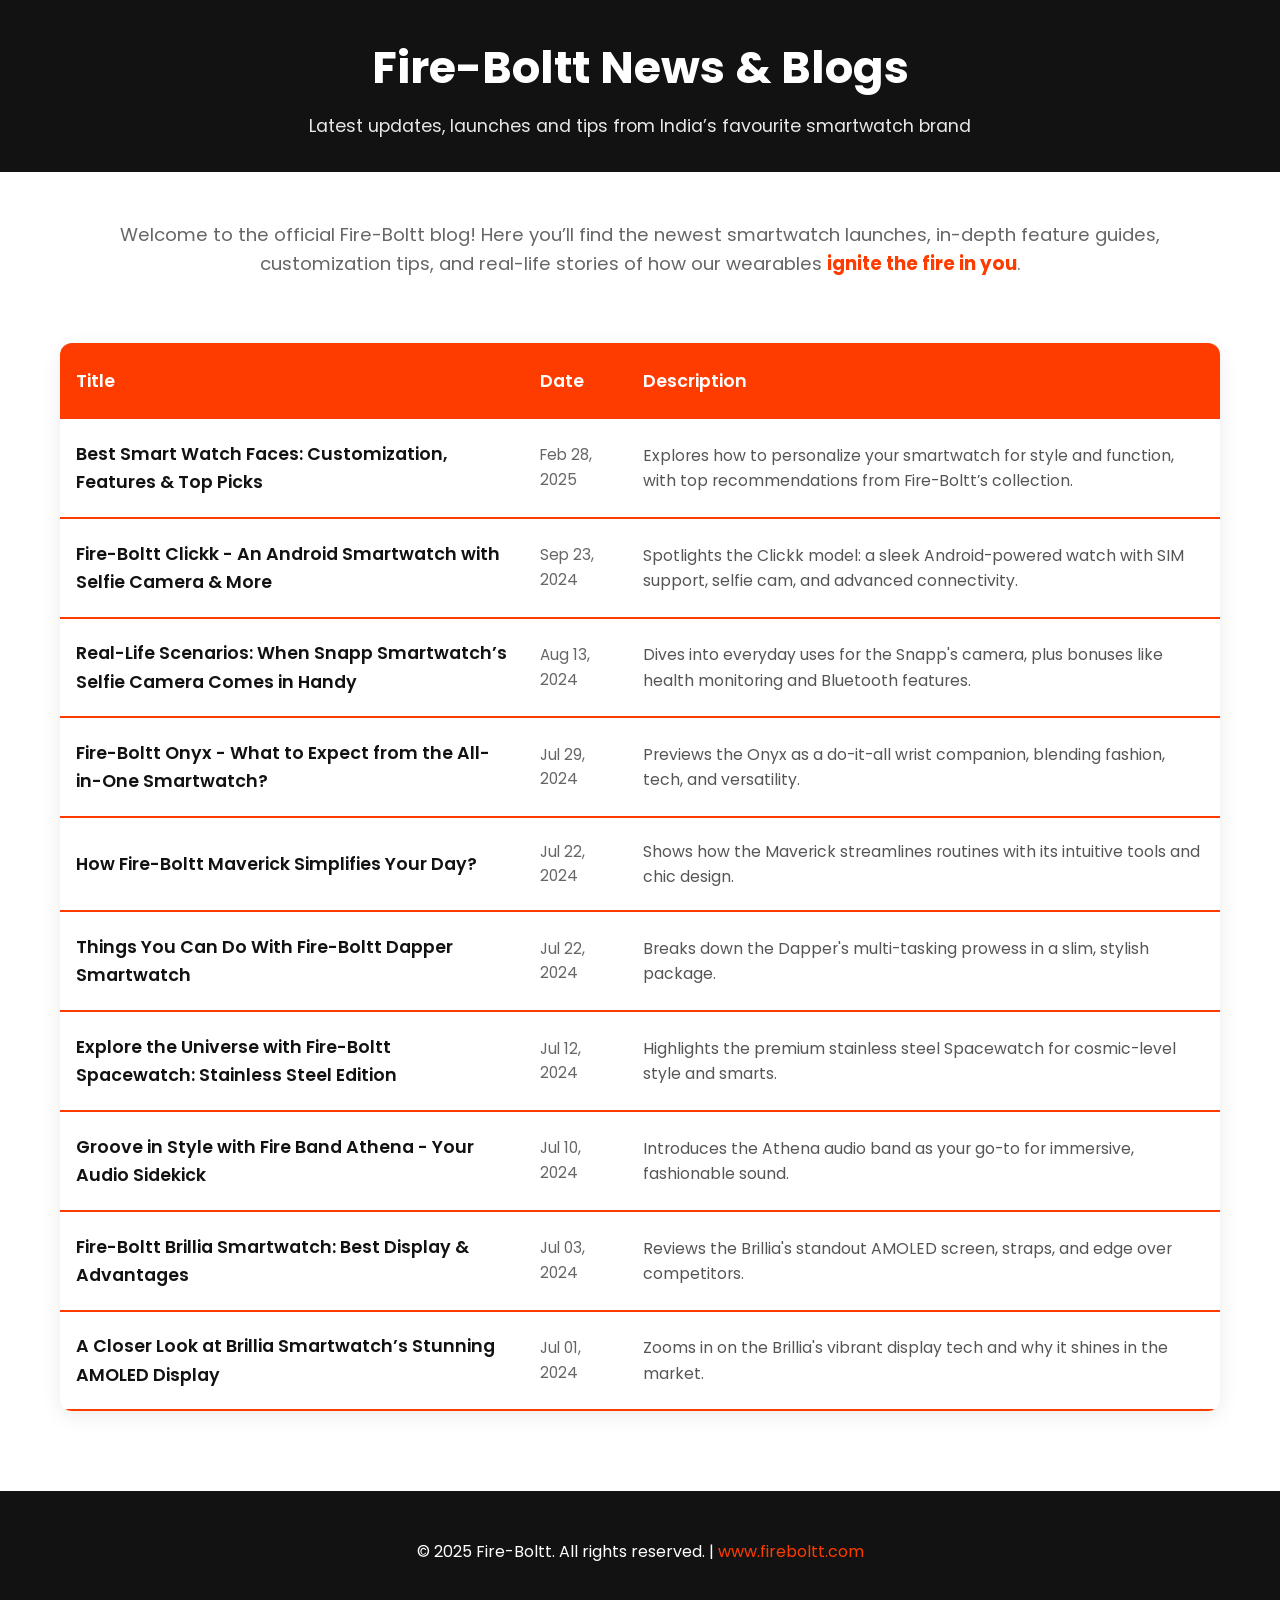
<file: about.html>
<!DOCTYPE html>
<html lang="en">

<head>
    <meta charset="UTF-8">
    <meta name="viewport" content="width=device-width, initial-scale=1.0">
    <title>Fire-Boltt News & Blogs | Latest Smartwatch Updates</title>
    <meta name="description"
        content="Discover the latest Fire-Boltt smartwatches, features, tips and news. Stay updated with new launches, customization guides and more.">
    <link href="https://fonts.googleapis.com/css2?family=Poppins:wght@400;500;600;700&display=swap" rel="stylesheet">
    <link rel="icon" href="images/ChatGPT Image May 27, 2026, 08_22_25 PM.png" type="image/x-icon">
    <style>
     

        * {
            margin: 0;
            padding: 0;
            box-sizing: border-box;
        }

        body {
            font-family: 'Poppins', sans-serif;
            background: #fff;
            color: #333;
            line-height: 1.6;
        }

        header {
            background: #121212;
            color: #fff;
            padding: 2rem 5%;
            text-align: center;
        }

        header h1 {
            font-size: 2.8rem;
            margin-bottom: 0.5rem;
        }

        header p {
            font-size: 1.1rem;
            opacity: 0.9;
        }

        .container {
            max-width: 1200px;
            margin: 3rem auto;
            padding: 0 20px;
        }

        .intro {
            text-align: center;
            margin-bottom: 4rem;
            font-size: 1.15rem;
            color: #666;
        }

        .intro strong {
            color: #ff3c00;
        }

        table {
            width: 100%;
            border-collapse: collapse;
            background: #fff;
            box-shadow: 0 5px 20px rgba(0, 0, 0, 0.08);
            border-radius: 12px;
            overflow: hidden;
        }

        thead {
            background: #ff3c00;
            color: #fff;
        }
        thead tr:hover {
            /* border-bottom: 2px solid #eee; */
            background: orangered;
        }
        
        

        th {
            padding: 1.5rem 1rem;
            text-align: left;
            font-weight: 600;
            font-size: 1.1rem;
        }

        td {
            padding: 1.3rem 1rem;
            border-bottom: 1px solid #eee;
        }

        tbody tr{
            border-bottom: 2px solid #ff3c00;
            
        }
        
         tbody tr:hover {
            background-color: #fff8f5;
            transition: background-color 0.3s;
        }

        .title {
            font-weight: 600;
            color: #121212;
            font-size: 1.1rem;
        }

        .title a {
            color: inherit;
            text-decoration: none;
            transition: color 0.3s;
        }

        .title a:hover {
            color: #ff3c00;
        }

        .date {
            color: #666;
            font-size: 0.95rem;
        }

        .desc {
            color: #555;
            font-size: 0.98rem;
        }

        footer {
            background: #121212;
            color: #fff;
            text-align: center;
            padding: 3rem 5%;
            margin-top: 5rem;
        }

        footer a {
            color: #ff3c00;
            text-decoration: none;
        }

        /* @media (max-width: 768px) {
            header h1 {
                font-size: 2.2rem;
            }

            table,
            thead,
            tbody,
            th,
            td,
            tr {
                display: block;
            }

            thead {
                display: none;
            }

            tr {
                margin-bottom: 2rem;
                border: 1px solid #ddd;
                border-radius: 10px;
            }

            td {
                border: none;
                position: relative;
                padding-left: 50%;
            }

            td:before {
                content: attr(data-label);
                position: absolute;
                left: 1rem;
                width: 45%;
                font-weight: 600;
                color: #ff3c00;
            }
        } */
    </style>
</head>

<body>

    <header>
        <h1>Fire-Boltt News & Blogs</h1>
        <p>Latest updates, launches and tips from India’s favourite smartwatch brand</p>
    </header>

    <div class="container">
        <div class="intro">
            <p>Welcome to the official Fire-Boltt blog! Here you’ll find the newest smartwatch launches, in-depth
                feature guides, customization tips, and real-life stories of how our wearables <strong>ignite the fire
                in you</strong>.
            </p>
        </div>

        <table>
            <thead>
                <tr>
                    <th>Title</th>
                    <th>Date</th>
                    <th>Description</th>
                </tr>
            </thead>
            <tbody>
                <tr>
                    <td data-label="Title" class="title"><a href="#">Best Smart Watch Faces: Customization, Features &
                            Top Picks</a></td>
                    <td data-label="Date" class="date">Feb 28, 2025</td>
                    <td data-label="Description" class="desc">Explores how to personalize your smartwatch for style and
                        function, with top recommendations from Fire-Boltt’s collection.</td>
                </tr>
                <tr>
                    <td data-label="Title" class="title"><a href="#">Fire-Boltt Clickk - An Android Smartwatch with
                            Selfie Camera & More</a></td>
                    <td data-label="Date" class="date">Sep 23, 2024</td>
                    <td data-label="Description" class="desc">Spotlights the Clickk model: a sleek Android-powered watch
                        with SIM support, selfie cam, and advanced connectivity.</td>
                </tr>
                <tr>
                    <td data-label="Title" class="title"><a href="#">Real-Life Scenarios: When Snapp Smartwatch’s Selfie
                            Camera Comes in Handy</a></td>
                    <td data-label="Date" class="date">Aug 13, 2024</td>
                    <td data-label="Description" class="desc">Dives into everyday uses for the Snapp's camera, plus
                        bonuses like health monitoring and Bluetooth features.</td>
                </tr>
                <tr>
                    <td data-label="Title" class="title"><a href="#">Fire-Boltt Onyx - What to Expect from the
                            All-in-One Smartwatch?</a></td>
                    <td data-label="Date" class="date">Jul 29, 2024</td>
                    <td data-label="Description" class="desc">Previews the Onyx as a do-it-all wrist companion, blending
                        fashion, tech, and versatility.</td>
                </tr>
                <tr>
                    <td data-label="Title" class="title"><a href="#">How Fire-Boltt Maverick Simplifies Your Day?</a>
                    </td>
                    <td data-label="Date" class="date">Jul 22, 2024</td>
                    <td data-label="Description" class="desc">Shows how the Maverick streamlines routines with its
                        intuitive tools and chic design.</td>
                </tr>
                <tr>
                    <td data-label="Title" class="title"><a href="#">Things You Can Do With Fire-Boltt Dapper
                            Smartwatch</a></td>
                    <td data-label="Date" class="date">Jul 22, 2024</td>
                    <td data-label="Description" class="desc">Breaks down the Dapper's multi-tasking prowess in a slim,
                        stylish package.</td>
                </tr>
                <tr>
                    <td data-label="Title" class="title"><a href="#">Explore the Universe with Fire-Boltt Spacewatch:
                            Stainless Steel Edition</a></td>
                    <td data-label="Date" class="date">Jul 12, 2024</td>
                    <td data-label="Description" class="desc">Highlights the premium stainless steel Spacewatch for
                        cosmic-level style and smarts.</td>
                </tr>
                <tr>
                    <td data-label="Title" class="title"><a href="#">Groove in Style with Fire Band Athena - Your Audio
                            Sidekick</a></td>
                    <td data-label="Date" class="date">Jul 10, 2024</td>
                    <td data-label="Description" class="desc">Introduces the Athena audio band as your go-to for
                        immersive, fashionable sound.</td>
                </tr>
                <tr>
                    <td data-label="Title" class="title"><a href="#">Fire-Boltt Brillia Smartwatch: Best Display &
                            Advantages</a></td>
                    <td data-label="Date" class="date">Jul 03, 2024</td>
                    <td data-label="Description" class="desc">Reviews the Brillia's standout AMOLED screen, straps, and
                        edge over competitors.</td>
                </tr>
                <tr>
                    <td data-label="Title" class="title"><a href="#">A Closer Look at Brillia Smartwatch’s Stunning
                            AMOLED Display</a></td>
                    <td data-label="Date" class="date">Jul 01, 2024</td>
                    <td data-label="Description" class="desc">Zooms in on the Brillia's vibrant display tech and why it
                        shines in the market.</td>
                </tr>
            </tbody>
        </table>
    </div>

    <footer>
        <p>© 2025 Fire-Boltt. All rights reserved. | <a href="https://www.fireboltt.com">www.fireboltt.com</a></p>
    </footer>   

</body>

</html>
</file>
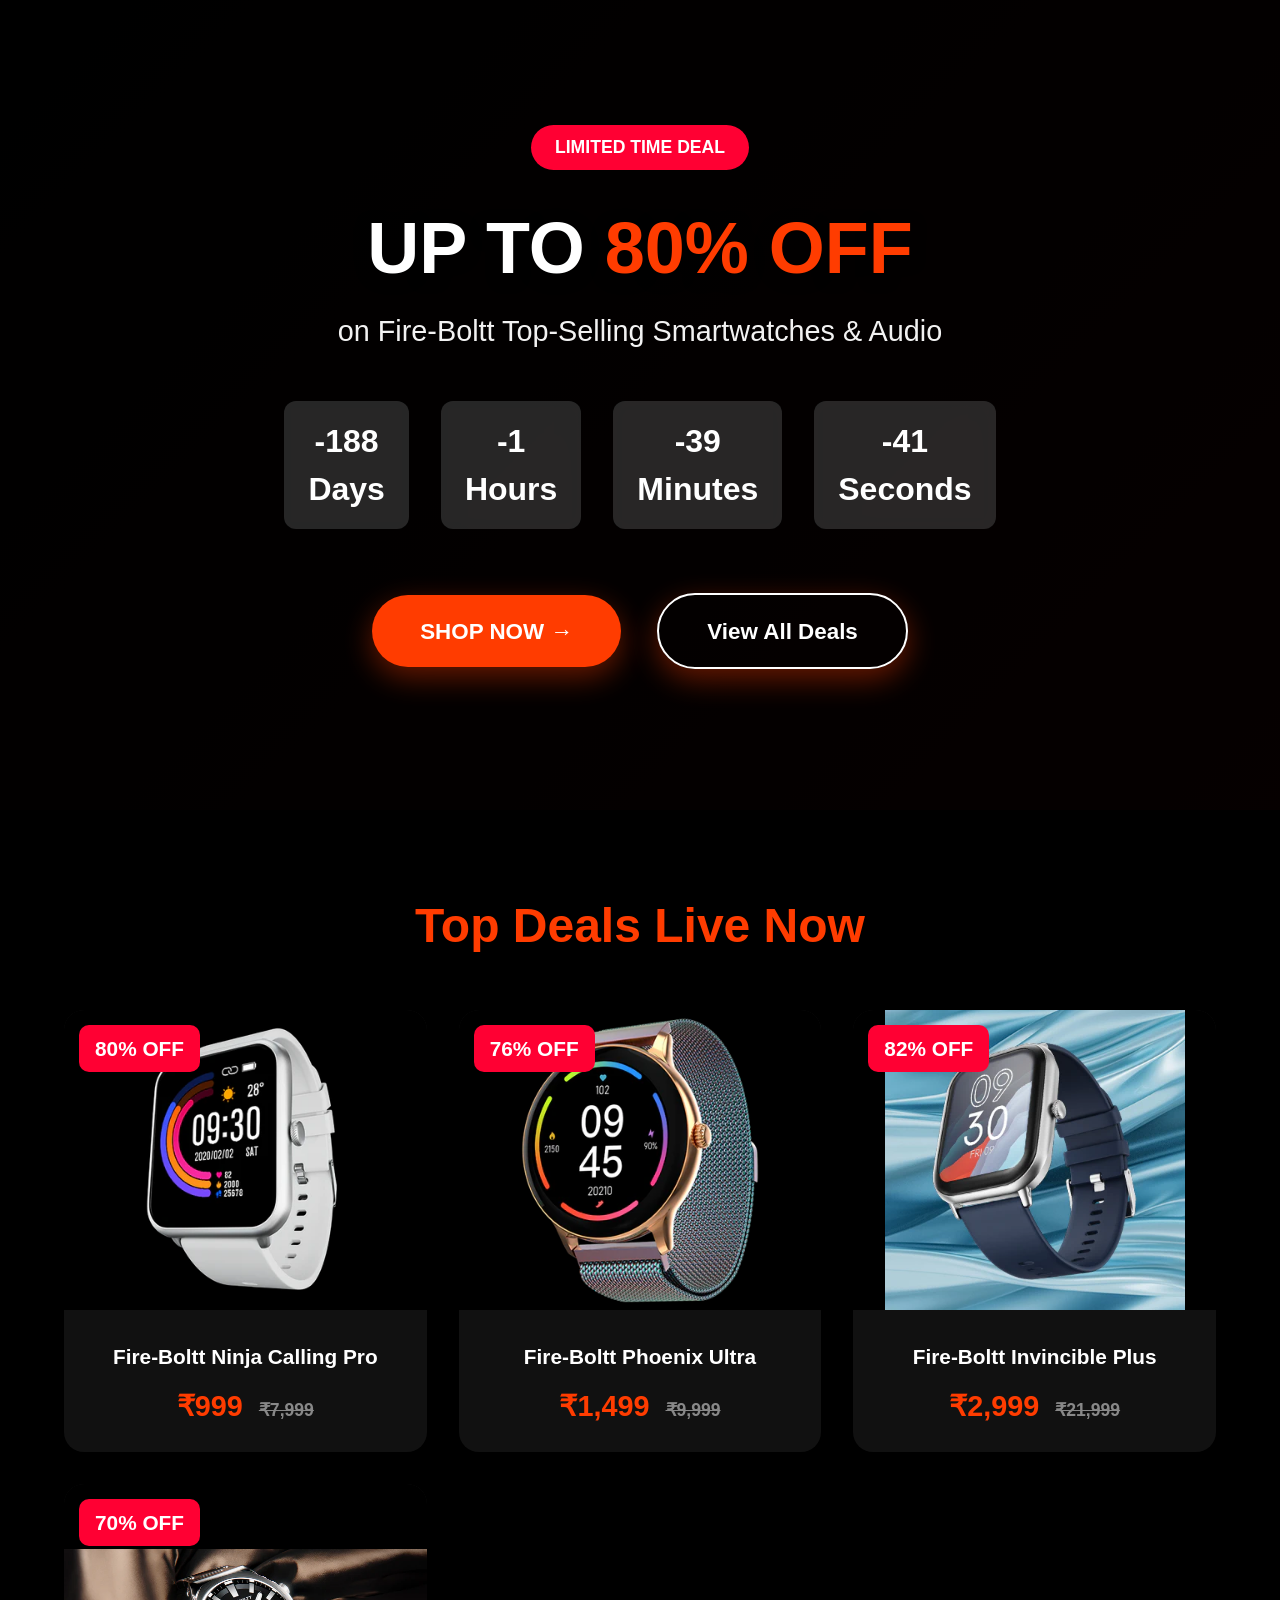
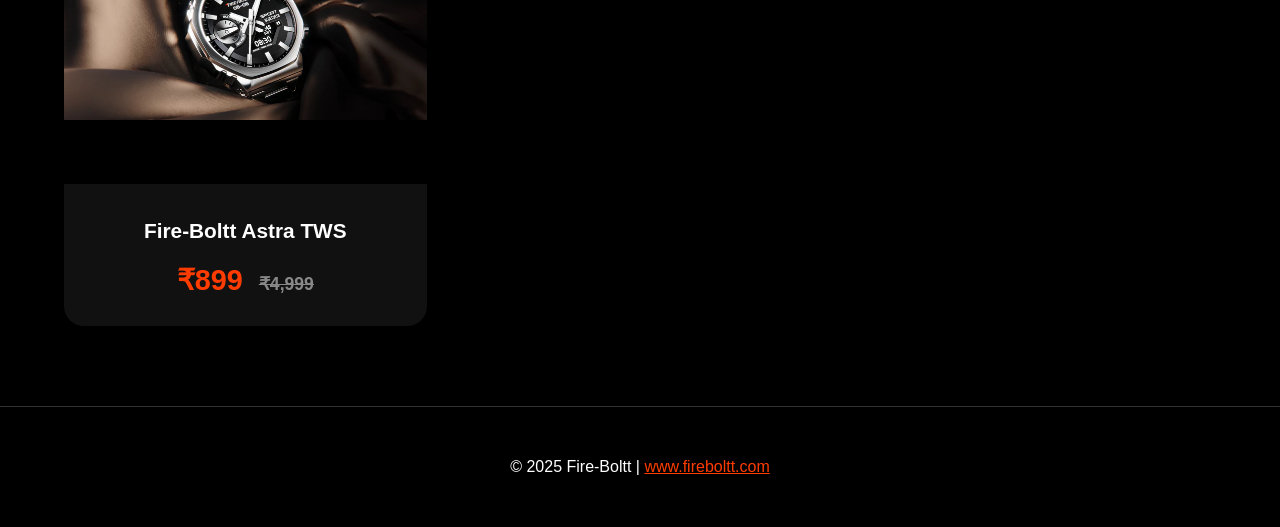
<file: deals.html>
<!DOCTYPE html>
<html lang="en">

<head>
    <meta charset="UTF-8">
    <meta name="viewport" content="width=device-width, initial-scale=1.0">
    <title>Up to 80% Off - Fire-Boltt Top Selling Smartwatches | Limited Time Offer</title>
    <meta name="description"
        content="Grab Fire-Boltt bestsellers at never-before prices - Up to 80% OFF on smartwatches, earbuds & more! Hurry, sale ends soon!">
    <!-- <link href="https://fonts.googleapis.com/css2?family=Poppins:wght@400;500;600;700;800&display=swap" rel="stylesheet"> -->
   <link rel="icon" href="images/ChatGPT Image May 27, 2026, 08_22_25 PM.png" type="image/x-icon">
   <style>
        * {
            margin: 0;
            padding: 0;
            box-sizing: border-box;
        }

        body {
            font-family: 'Poppins', sans-serif;
            background: linear-gradient(135deg, #000 0%, #1a0000 100%);
            color: #fff;
            line-height: 1.5;
        }

        .hero {
            background: url('https://i.imgur.com/9jK8oLm.jpg') center/cover no-repeat;
            min-height: 90vh;
            display: flex;
            align-items: center;
            text-align: center;
            position: relative;
        }

        .hero::before {
            content: '';
            position: absolute;
            top: 0;
            left: 0;
            width: 100%;
            height: 100%;
            background: rgba(0, 0, 0, 0.65);
        }

        .hero-content {
            position: relative;
            z-index: 2;
            max-width: 1100px;
            margin: 0 auto;
            padding: 2rem;
        }

        .badge {
            background: #ff0033;
            display: inline-block;
            padding: 0.6rem 1.5rem;
            border-radius: 50px;
            font-weight: 700;
            font-size: 1.1rem;
            margin-bottom: 1rem;
            animation: pulse 2s infinite;
        }

        h1 {
            font-size: 4.5rem;
            font-weight: 800;
            margin: 0.5rem 0;
            text-shadow: 0 4px 15px rgba(0, 0, 0, 0.7);
        }

        h1 span {
            color: #ff3c00;
        }

        .subtitle {
            font-size: 1.8rem;
            margin-bottom: 2rem;
            opacity: 0.95;
        }

        .countdown {
            display: flex;
            justify-content: center;
            gap: 2rem;
            margin: 3rem 0;
            font-size: 2rem;
            font-weight: 700;
        }

        .countdown div {
            background: rgba(255, 255, 255, 0.15);
            padding: 1rem 1.5rem;
            border-radius: 12px;
            min-width: 100px;
            -webkit-backdrop-filter: blur(10px);
            backdrop-filter: blur(10px);
        }

        .btn {
            display: inline-block;
            background: #ff3c00;
            color: #fff;
            padding: 1.2rem 3rem;
            font-size: 1.4rem;
            font-weight: 700;
            border-radius: 50px;
            text-decoration: none;
            margin: 1rem;
            transition: all 0.3s;
            box-shadow: 0 10px 30px rgba(255, 60, 0, 0.4);
        }

        .btn:hover {
            transform: translateY(-5px);
            box-shadow: 0 15px 40px rgba(255, 60, 0, 0.6);
        }

        .products {
            padding: 5rem 5%;
            background: #000;
            text-align: center;
        }

        .products h2 {
            font-size: 3rem;
            margin-bottom: 3rem;
            color: #ff3c00;
        }

        .grid {
            display: grid;
            grid-template-columns: repeat(auto-fit, minmax(280px, 1fr));
            gap: 2rem;
            max-width: 1400px;
            margin: 0 auto;
        }

        .card {
            background: #111;
            border-radius: 20px;
            overflow: hidden;
            transition: transform 0.4s;
            position: relative;
        }

        .card:hover {
            transform: translateY(-15px);
        }

        .card img {
            width: 100%;
            height: 300px;
            object-fit: contain;
            background: #000;
        }

        .discount {
            position: absolute;
            top: 15px;
            left: 15px;
            background: #ff0033;
            color: #fff;
            padding: 0.5rem 1rem;
            border-radius: 10px;
            font-weight: 800;
            font-size: 1.3rem;
        }

        .card-body {
            padding: 1.5rem;
        }

        .card h3 {
            font-size: 1.3rem;
            margin-bottom: 0.8rem;
        }

        .price {
            font-size: 1.8rem;
            font-weight: 700;
            color: #ff3c00;
        }

        .old-price {
            text-decoration: line-through;
            color: #888;
            font-size: 1.1rem;
            margin-left: 0.5rem;
        }

        footer {
            background: #000;
            padding: 3rem;
            text-align: center;
            border-top: 1px solid #333;
        }

        @keyframes pulse {
            0% {
                transform: scale(1);
            }

            50% {
                transform: scale(1.05);
            }

            100% {
                transform: scale(1);
            }
        }

    </style>
</head>

<body>

    
    <section class="hero">
        <div class="hero-content">
            <div class="badge">LIMITED TIME DEAL</div>
            <h1>UP TO <span>80% OFF</span></h1>
            <p class="subtitle">on Fire-Boltt Top-Selling Smartwatches & Audio</p>

            <div class="countdown" id="countdown">
                <div><span id="days">03</span><br>Days</div>
                <div><span id="hours">12</span><br>Hours</div>
                <div><span id="minutes">45</span><br>Minutes</div>
                <div><span id="seconds">28</span><br>Seconds</div>
            </div>

            <a href="#" class="btn">SHOP NOW →</a>
            <a href="#" class="btn" style="background:transparent;border:2px solid #fff;">View All Deals</a>
        </div>
    </section>



    <section class="products">
        <h2>Top Deals Live Now</h2>
        <div class="grid">
            <div class="card">
                <span class="discount">80% OFF</span>
                <img src="images/ninja-call-pro-plus-grey_1_360x.webp" alt="Fire-Boltt Ninja">
                <div class="card-body">
                    <h3>Fire-Boltt Ninja Calling Pro</h3>
                    <p class="price">₹999 <span class="old-price">₹7,999</span></p>
                </div>
            </div>
            <div class="card">
                <span class="discount">76% OFF</span>
                <img src="images/Myt_Gold_1_360x.webp" alt="Fire-Boltt Phoenix">
                <div class="card-body">
                    <h3>Fire-Boltt Phoenix Ultra</h3>
                    <p class="price">₹1,499 <span class="old-price">₹9,999</span></p>
                </div>
            </div>
            <div class="card">
                <span class="discount">82% OFF</span>
                <img src="images/hunter_600x.jpg" alt="Fire-Boltt Invincible">
                <div class="card-body">
                    <h3>Fire-Boltt Invincible Plus</h3>
                    <p class="price">₹2,999 <span class="old-price">₹21,999</span></p>
                </div>
            </div>
            <div class="card">
                <span class="discount">70% OFF</span>
                <img src="images/Artboard_1_54e7d782-3f3a-476d-9add-eaea5d768e7e_720x.webp" alt="Fire-Boltt Earbuds">
                <div class="card-body">
                    <h3>Fire-Boltt Astra TWS</h3>
                    <p class="price">₹899 <span class="old-price">₹4,999</span></p>
                </div>
            </div>
        </div>
    </section>

    <footer>
        <p>© 2025 Fire-Boltt | <a href="https://www.fireboltt.com" style="color:#ff3c00;">www.fireboltt.com</a></p>
    </footer>



    <script>
    
        const countdown = () => {
            const countDate = new Date("may 31, 2026 23:59:59").getTime();
            const now = new Date().getTime();
            const gap = countDate - now;

            const second = 1000;
            const minute = second * 60;
            const hour = minute * 60;
            const day = hour * 24;

            const days = Math.floor(gap / day);
            const hours = Math.floor((gap % day) / hour);
            const minutes = Math.floor((gap % hour) / minute);
            const seconds = Math.floor((gap % minute) / second);

            document.getElementById('days').innerText = days.toString().padStart(2, '0');
            document.getElementById('hours').innerText = hours.toString().padStart(2, '0');
            document.getElementById('minutes').innerText = minutes.toString().padStart(2, '0');
            document.getElementById('seconds').innerText = seconds.toString().padStart(2, '0');
        };

        setInterval(countdown, 1000);
    </script>

</body>

</html>
</file>
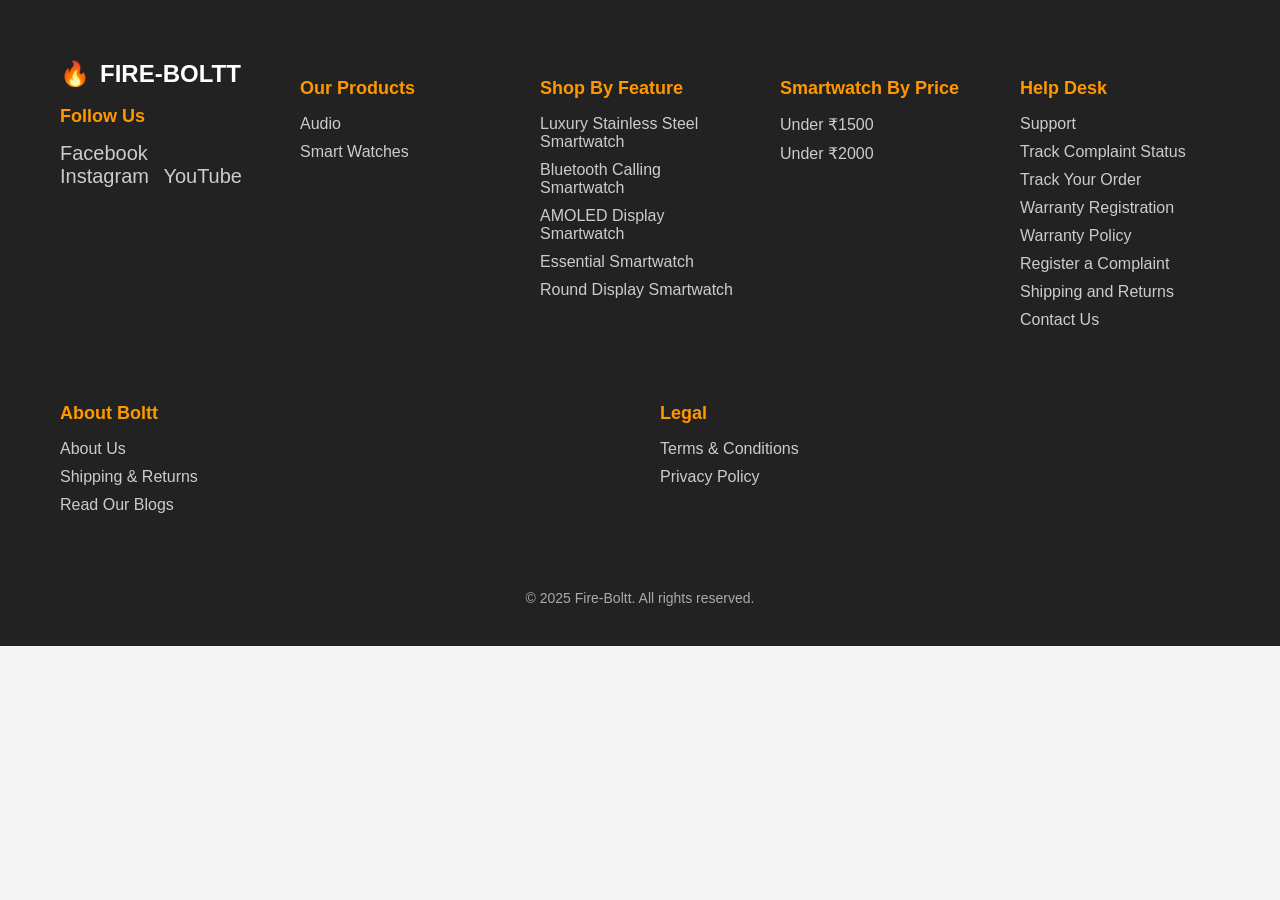
<file: nav.html>
<!DOCTYPE html>
<html lang="en">
<head>
  <meta charset="UTF-8" />
  <meta name="viewport" content="width=device-width, initial-scale=1.0"/>
  <title>Fire-Boltt Footer</title>
  <style>
    body {
      margin: 0;
      font-family: 'Segoe UI', sans-serif;
      background-color: #f4f4f4;
    }

    .footer {
      background-color: #222;
      color: #fff;
      padding: 40px 20px;
    }

    .footer-container {
      display: flex;
      flex-wrap: wrap;
      justify-content: space-between;
      max-width: 1200px;
      margin: auto;
    }

    .footer-column {
      flex: 1 1 200px;
      margin: 20px;
    }

    .footer-column h3 {
      margin-bottom: 15px;
      font-size: 18px;
      color: #ff9800;
    }

    .footer-column ul {
      list-style: none;
      padding: 0;
    }

    .footer-column ul li {
      margin-bottom: 10px;
    }

    .footer-column ul li a {
      color: #ccc;
      text-decoration: none;
      transition: color 0.3s ease;
    }

    .footer-column ul li a:hover {
      color: #fff;
    }

    .footer-logo {
      font-size: 24px;
      font-weight: bold;
      color: #fff;
      display: flex;
      align-items: center;
    }

    .footer-logo span {
      color: #ff9800;
      margin-right: 10px;
    }

    .social-icons a {
      margin-right: 10px;
      color: #ccc;
      font-size: 20px;
      text-decoration: none;
      transition: color 0.3s ease;
    }

    .social-icons a:hover {
      color: #ff9800;
    }

    .footer-bottom {
      text-align: center;
      margin-top: 40px;
      font-size: 14px;
      color: #aaa;
    }

    @media (max-width: 768px) {
      .footer-container {
        flex-direction: column;
        align-items: center;
      }

      .footer-column {
        margin: 10px 0;
      }
    }
  </style>
</head>
<body>

  <footer class="footer">
    <div class="footer-container">

      <div class="footer-column">
        <div class="footer-logo"><span>🔥</span>FIRE-BOLTT</div>
        <h3>Follow Us</h3>
        <div class="social-icons">
          <a href="#">Facebook</a>
          <a href="#">Instagram</a>
          <a href="#">YouTube</a>
        </div>
      </div>

      <div class="footer-column">
        <h3>Our Products</h3>
        <ul>
          <li><a href="#">Audio</a></li>
          <li><a href="#">Smart Watches</a></li>
        </ul>
      </div>

      <div class="footer-column">
        <h3>Shop By Feature</h3>
        <ul>
          <li><a href="#">Luxury Stainless Steel Smartwatch</a></li>
          <li><a href="#">Bluetooth Calling Smartwatch</a></li>
          <li><a href="#">AMOLED Display Smartwatch</a></li>
          <li><a href="#">Essential Smartwatch</a></li>
          <li><a href="#">Round Display Smartwatch</a></li>
        </ul>
      </div>

      <div class="footer-column">
        <h3>Smartwatch By Price</h3>
        <ul>
          <li><a href="#">Under ₹1500</a></li>
          <li><a href="#">Under ₹2000</a></li>
        </ul>
      </div>

      <div class="footer-column">
        <h3>Help Desk</h3>
        <ul>
          <li><a href="#">Support</a></li>
          <li><a href="#">Track Complaint Status</a></li>
          <li><a href="#">Track Your Order</a></li>
          <li><a href="#">Warranty Registration</a></li>
          <li><a href="#">Warranty Policy</a></li>
          <li><a href="#">Register a Complaint</a></li>
          <li><a href="#">Shipping and Returns</a></li>
          <li><a href="#">Contact Us</a></li>
        </ul>
      </div>

      <div class="footer-column">
        <h3>About Boltt</h3>
        <ul>
          <li><a href="#">About Us</a></li>
          <li><a href="#">Shipping & Returns</a></li>
          <li><a href="#">Read Our Blogs</a></li>
        </ul>
      </div>

      <div class="footer-column">
        <h3>Legal</h3>
        <ul>
          <li><a href="#">Terms & Conditions</a></li>
          <li><a href="#">Privacy Policy</a></li>
        </ul>
      </div>

    </div>

    <div class="footer-bottom">
      &copy; 2025 Fire-Boltt. All rights reserved.
    </div>
  </footer>

</body>
</html>
</file>
